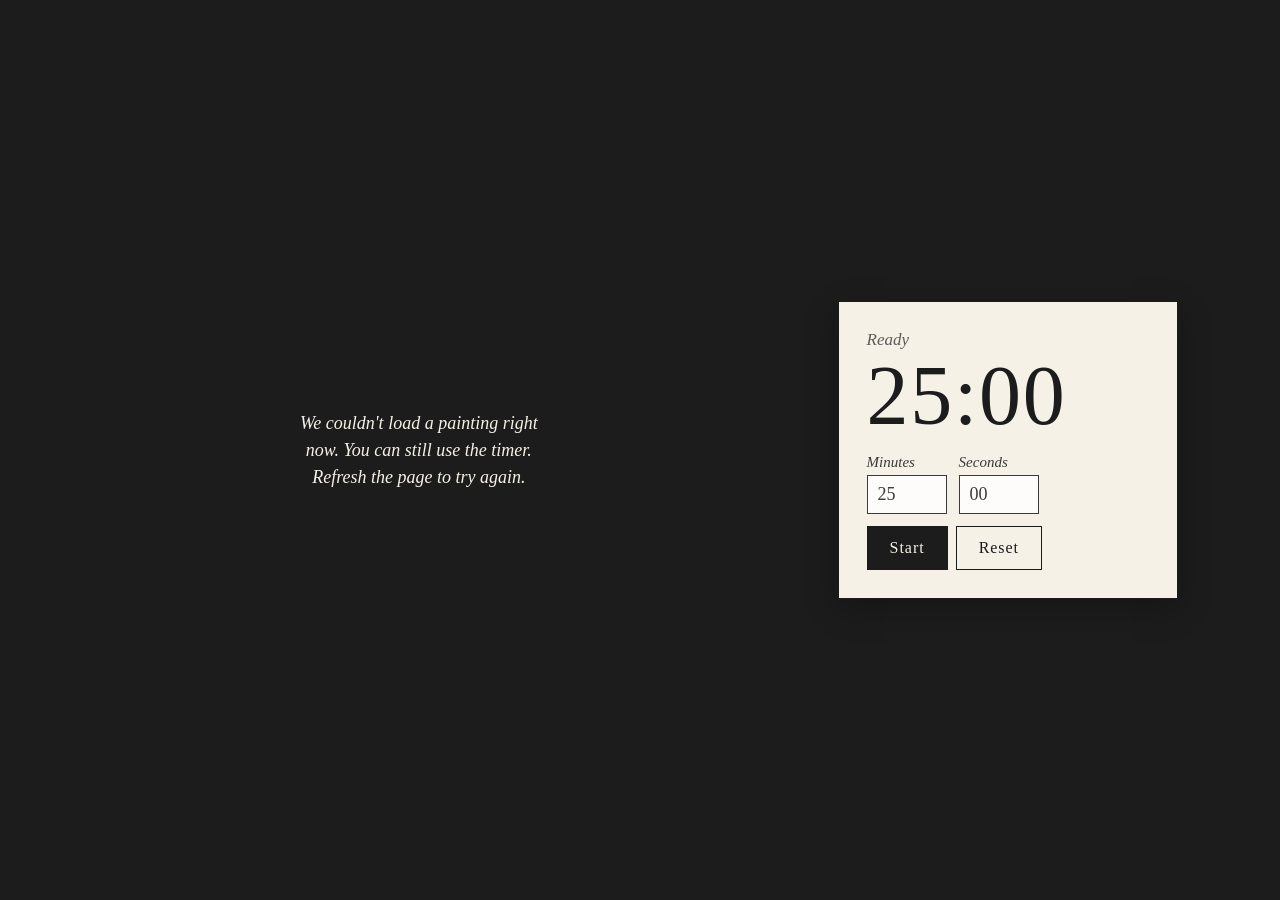
<file: index.html>
<!DOCTYPE html>
<html lang="en">
<head>
  <meta charset="UTF-8">
  <meta name="viewport" content="width=device-width, initial-scale=1.0">
  <title>Pomodoro Art</title>
  <link rel="stylesheet" href="style.css">
</head>
<body>
  <main class="screen">
    <div class="art">
      <p class="art-status" role="status">Loading painting&hellip;</p>
      <div class="art-frame">
        <img class="art-img" alt="A painting from the Met Museum" hidden>
      </div>
    </div>
    <section class="panel">
      <p class="label">Ready</p>
      <p class="time">25:00</p>
      <div class="setter">
        <label>Minutes
          <input class="mins" type="text" inputmode="numeric" maxlength="3" value="25" autocomplete="off">
        </label>
        <label>Seconds
          <input class="secs" type="text" inputmode="numeric" maxlength="2" value="00" autocomplete="off">
        </label>
      </div>
      <p class="message" role="alert" hidden></p>
      <div class="buttons">
        <button class="btn main" type="button">Start</button>
        <button class="btn reset" type="button">Reset</button>
        <button class="btn main restart" type="button" hidden>Restart session</button>
      </div>
      <div class="details" hidden>
        <p class="name"></p>
        <p class="artist"></p>
        <p class="year"></p>
        <p><a class="link" target="_blank" rel="noopener">Read about this painting &rarr;</a></p>
      </div>
    </section>
  </main>
  <dialog class="popup" aria-labelledby="popup-title">
    <form method="dialog">
      <p class="popup-title" id="popup-title">That time doesn't work</p>
      <p class="popup-text"></p>
      <button class="btn main" type="submit">OK</button>
    </form>
  </dialog>
  <script src="script.js"></script>
</body>
</html>
</file>
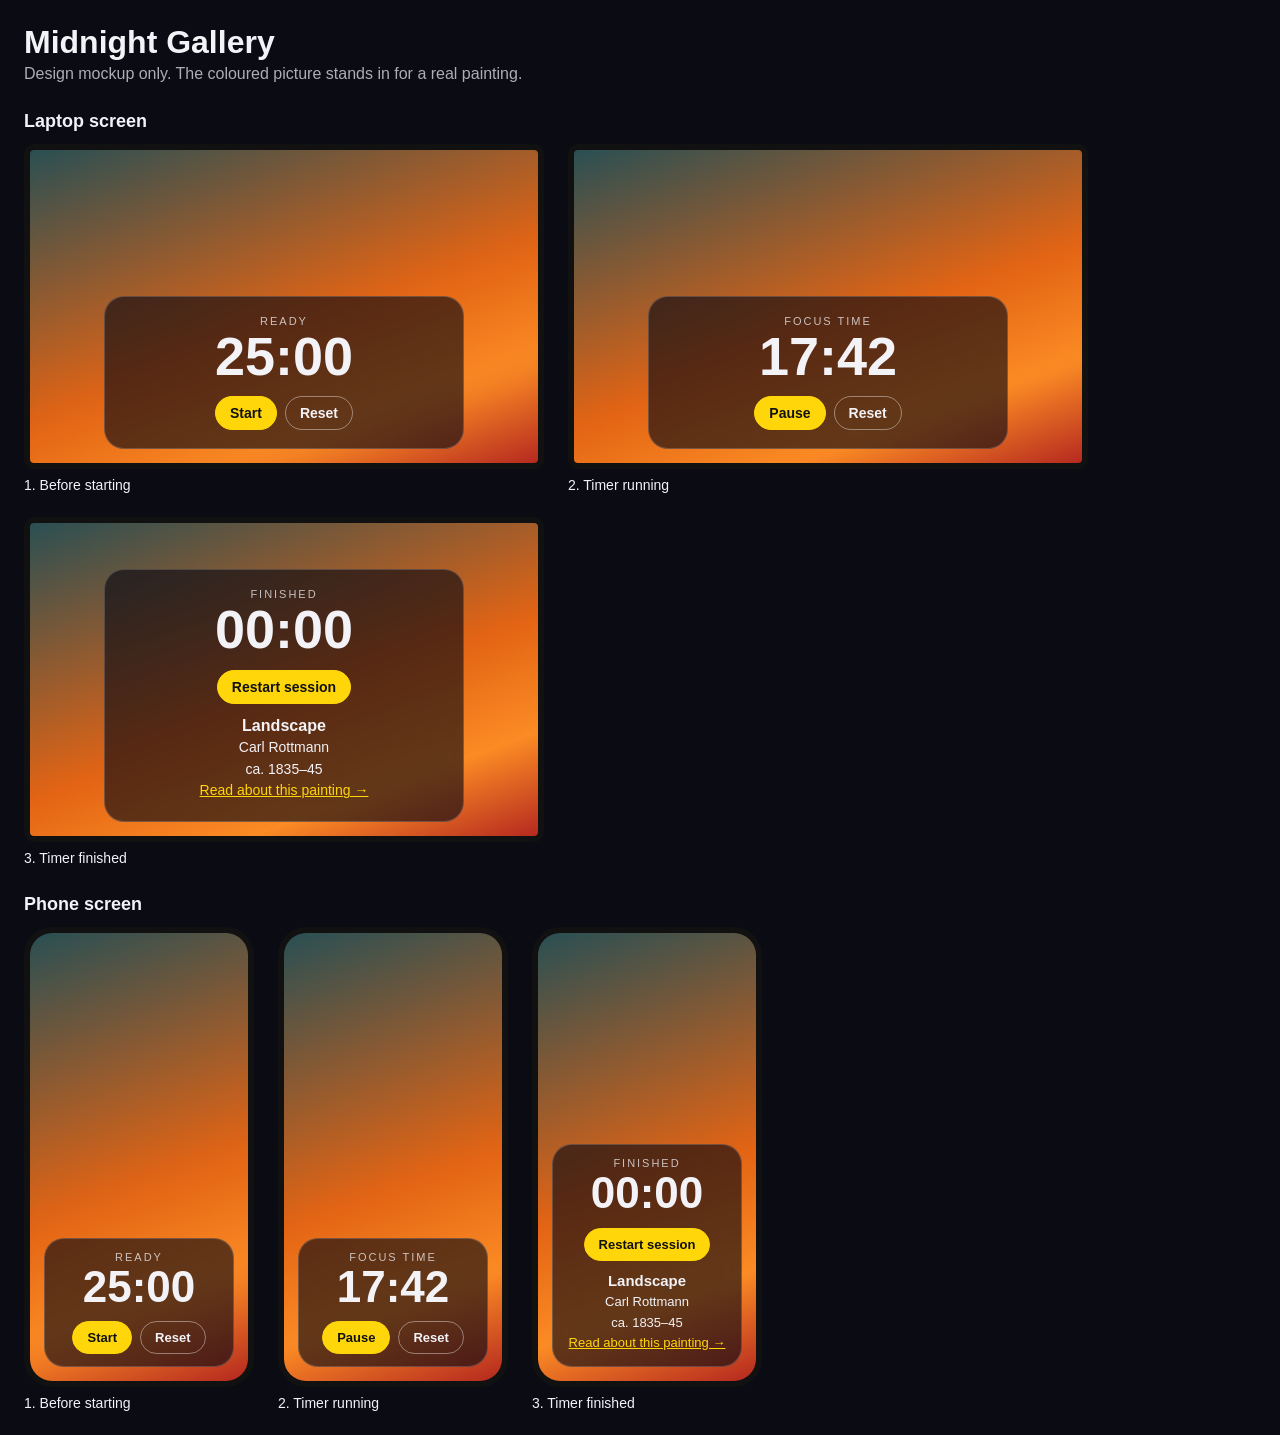
<file: mockups/1-midnight-gallery.html>
<!DOCTYPE html>
<html lang="en">
<head>
  <meta charset="UTF-8">
  <meta name="viewport" content="width=device-width, initial-scale=1.0">
  <title>Midnight Gallery – mockup</title>
  <style>

* { box-sizing: border-box; }
body { margin: 0; padding: 24px; }
h1 { margin: 0 0 4px; } h2 { margin: 28px 0 12px; font-size: 18px; }
.note { margin: 0; opacity: .7; }
.row { display: flex; flex-wrap: wrap; gap: 24px; align-items: flex-start; }
figure { margin: 0; } figcaption { margin-top: 8px; font-size: 14px; }
.device { position: relative; overflow: hidden; border: 6px solid #111; }
.laptop { width: 520px; height: 325px; border-radius: 10px; --time: 54px; --pad: 18px; --fs: 14px; }
.phone { width: 230px; height: 460px; border-radius: 28px; --time: 44px; --pad: 14px; --fs: 13px; }
.screen { position: absolute; inset: 0; overflow: hidden; font-size: var(--fs); }
.art { position: absolute; inset: -30px; }
.before .art, .running .art { filter: blur(14px); }
.running .art { filter: blur(6px); }
.panel { position: absolute; padding: var(--pad); }
.panel p { margin: 0; }
.time { font-size: var(--time); font-variant-numeric: tabular-nums; line-height: 1.1; }
.buttons { display: flex; gap: 8px; flex-wrap: wrap; margin-top: 10px; }
.btn { display: inline-block; padding: 8px 14px; }
.details { margin-top: 10px; line-height: 1.4; }

body { background: #0b0b14; color: #f2f2f7; font-family: Helvetica, Arial, sans-serif; }
.art { background: linear-gradient(160deg, #0f4c5c 0%, #e36414 55%, #fb8b24 75%, #9a031e 100%); }
.finished .art { filter: none; }
.panel { left: 50%; bottom: 14px; transform: translateX(-50%); width: calc(100% - 28px); max-width: 360px; text-align: center; background: rgba(8,8,18,.62); backdrop-filter: blur(10px); border-radius: 20px; border: 1px solid rgba(255,255,255,.18); }
.label { text-transform: uppercase; letter-spacing: .18em; font-size: 11px; opacity: .75; }
.time { font-weight: 700; }
.buttons { justify-content: center; }
.btn { border-radius: 999px; border: 1px solid rgba(255,255,255,.4); font-weight: 600; }
.btn.main { background: #ffd60a; color: #111; border-color: #ffd60a; }
.details p { margin: 2px 0; } .details .name { font-weight: 700; font-size: 1.15em; }
.link { color: #ffd60a; text-decoration: underline; }
.phone .panel { padding: 12px; }
  </style>
</head>
<body>
  <h1>Midnight Gallery</h1>
  <p class="note">Design mockup only. The coloured picture stands in for a real painting.</p>
  <h2>Laptop screen</h2>
  <div class="row">
      <figure>
        <div class="device laptop"><div class="screen before">
          <div class="art"></div>
          <div class="panel">
            <p class="label">Ready</p>
            <p class="time">25:00</p>
            <div class="buttons"><span class="btn main">Start</span><span class="btn">Reset</span></div>

          </div>
        </div></div>
        <figcaption>1. Before starting</figcaption>
      </figure>
      <figure>
        <div class="device laptop"><div class="screen running">
          <div class="art"></div>
          <div class="panel">
            <p class="label">Focus time</p>
            <p class="time">17:42</p>
            <div class="buttons"><span class="btn main">Pause</span><span class="btn">Reset</span></div>

          </div>
        </div></div>
        <figcaption>2. Timer running</figcaption>
      </figure>
      <figure>
        <div class="device laptop"><div class="screen finished">
          <div class="art"></div>
          <div class="panel">
            <p class="label">Finished</p>
            <p class="time">00:00</p>
            <div class="buttons"><span class="btn main">Restart session</span></div>
            <div class="details"><p class="name">Landscape</p><p>Carl Rottmann</p><p>ca. 1835–45</p><p class="link">Read about this painting &rarr;</p></div>
          </div>
        </div></div>
        <figcaption>3. Timer finished</figcaption>
      </figure>
  </div>
  <h2>Phone screen</h2>
  <div class="row">
      <figure>
        <div class="device phone"><div class="screen before">
          <div class="art"></div>
          <div class="panel">
            <p class="label">Ready</p>
            <p class="time">25:00</p>
            <div class="buttons"><span class="btn main">Start</span><span class="btn">Reset</span></div>

          </div>
        </div></div>
        <figcaption>1. Before starting</figcaption>
      </figure>
      <figure>
        <div class="device phone"><div class="screen running">
          <div class="art"></div>
          <div class="panel">
            <p class="label">Focus time</p>
            <p class="time">17:42</p>
            <div class="buttons"><span class="btn main">Pause</span><span class="btn">Reset</span></div>

          </div>
        </div></div>
        <figcaption>2. Timer running</figcaption>
      </figure>
      <figure>
        <div class="device phone"><div class="screen finished">
          <div class="art"></div>
          <div class="panel">
            <p class="label">Finished</p>
            <p class="time">00:00</p>
            <div class="buttons"><span class="btn main">Restart session</span></div>
            <div class="details"><p class="name">Landscape</p><p>Carl Rottmann</p><p>ca. 1835–45</p><p class="link">Read about this painting &rarr;</p></div>
          </div>
        </div></div>
        <figcaption>3. Timer finished</figcaption>
      </figure>
  </div>
</body>
</html>
</file>
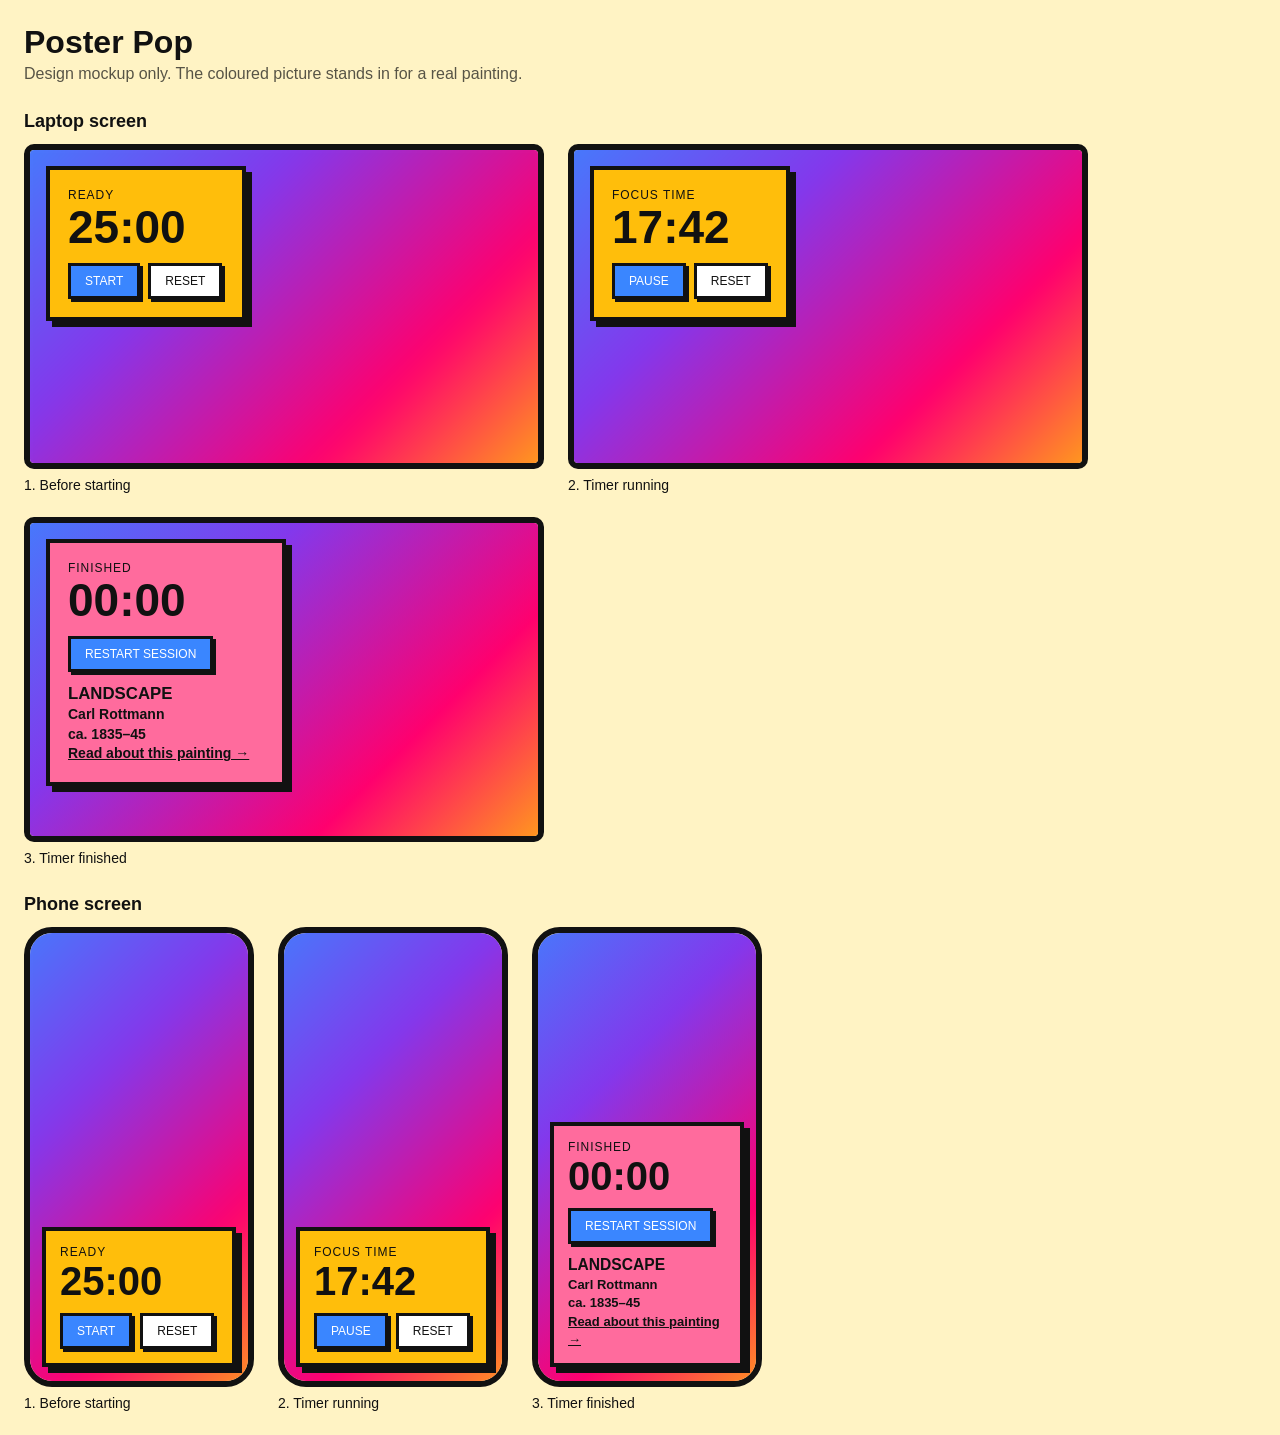
<file: mockups/2-poster-pop.html>
<!DOCTYPE html>
<html lang="en">
<head>
  <meta charset="UTF-8">
  <meta name="viewport" content="width=device-width, initial-scale=1.0">
  <title>Poster Pop – mockup</title>
  <style>

* { box-sizing: border-box; }
body { margin: 0; padding: 24px; }
h1 { margin: 0 0 4px; } h2 { margin: 28px 0 12px; font-size: 18px; }
.note { margin: 0; opacity: .7; }
.row { display: flex; flex-wrap: wrap; gap: 24px; align-items: flex-start; }
figure { margin: 0; } figcaption { margin-top: 8px; font-size: 14px; }
.device { position: relative; overflow: hidden; border: 6px solid #111; }
.laptop { width: 520px; height: 325px; border-radius: 10px; --time: 54px; --pad: 18px; --fs: 14px; }
.phone { width: 230px; height: 460px; border-radius: 28px; --time: 44px; --pad: 14px; --fs: 13px; }
.screen { position: absolute; inset: 0; overflow: hidden; font-size: var(--fs); }
.art { position: absolute; inset: -30px; }
.before .art, .running .art { filter: blur(14px); }
.running .art { filter: blur(6px); }
.panel { position: absolute; padding: var(--pad); }
.panel p { margin: 0; }
.time { font-size: var(--time); font-variant-numeric: tabular-nums; line-height: 1.1; }
.buttons { display: flex; gap: 8px; flex-wrap: wrap; margin-top: 10px; }
.btn { display: inline-block; padding: 8px 14px; }
.details { margin-top: 10px; line-height: 1.4; }

body { background: #fff3c4; color: #111; font-family: 'Arial Black', Impact, Helvetica, sans-serif; }
.art { background: linear-gradient(135deg, #3a86ff 0%, #8338ec 35%, #ff006e 70%, #ffbe0b 100%); }
.finished .art { filter: none; }
.panel { background: #ffbe0b; border: 4px solid #111; box-shadow: 6px 6px 0 #111; text-transform: uppercase; }
.laptop .panel { left: 16px; top: 16px; width: 200px; }
.phone .panel { left: 12px; right: 12px; bottom: 14px; }
.finished .panel { background: #ff6b9d; }
.label { font-size: 12px; letter-spacing: .08em; }
.time { font-weight: 900; }
.laptop .time { font-size: 46px; } .phone .time { font-size: 40px; }
.btn { background: #fff; border: 3px solid #111; box-shadow: 3px 3px 0 #111; font-size: 12px; }
.btn.main { background: #3a86ff; color: #fff; }
.details { font-family: Helvetica, Arial, sans-serif; text-transform: none; font-weight: 700; }
.details .name { font-size: 1.2em; text-transform: uppercase; } .link { text-decoration: underline; }
.laptop .finished .panel { width: 240px; }
  </style>
</head>
<body>
  <h1>Poster Pop</h1>
  <p class="note">Design mockup only. The coloured picture stands in for a real painting.</p>
  <h2>Laptop screen</h2>
  <div class="row">
      <figure>
        <div class="device laptop"><div class="screen before">
          <div class="art"></div>
          <div class="panel">
            <p class="label">Ready</p>
            <p class="time">25:00</p>
            <div class="buttons"><span class="btn main">Start</span><span class="btn">Reset</span></div>

          </div>
        </div></div>
        <figcaption>1. Before starting</figcaption>
      </figure>
      <figure>
        <div class="device laptop"><div class="screen running">
          <div class="art"></div>
          <div class="panel">
            <p class="label">Focus time</p>
            <p class="time">17:42</p>
            <div class="buttons"><span class="btn main">Pause</span><span class="btn">Reset</span></div>

          </div>
        </div></div>
        <figcaption>2. Timer running</figcaption>
      </figure>
      <figure>
        <div class="device laptop"><div class="screen finished">
          <div class="art"></div>
          <div class="panel">
            <p class="label">Finished</p>
            <p class="time">00:00</p>
            <div class="buttons"><span class="btn main">Restart session</span></div>
            <div class="details"><p class="name">Landscape</p><p>Carl Rottmann</p><p>ca. 1835–45</p><p class="link">Read about this painting &rarr;</p></div>
          </div>
        </div></div>
        <figcaption>3. Timer finished</figcaption>
      </figure>
  </div>
  <h2>Phone screen</h2>
  <div class="row">
      <figure>
        <div class="device phone"><div class="screen before">
          <div class="art"></div>
          <div class="panel">
            <p class="label">Ready</p>
            <p class="time">25:00</p>
            <div class="buttons"><span class="btn main">Start</span><span class="btn">Reset</span></div>

          </div>
        </div></div>
        <figcaption>1. Before starting</figcaption>
      </figure>
      <figure>
        <div class="device phone"><div class="screen running">
          <div class="art"></div>
          <div class="panel">
            <p class="label">Focus time</p>
            <p class="time">17:42</p>
            <div class="buttons"><span class="btn main">Pause</span><span class="btn">Reset</span></div>

          </div>
        </div></div>
        <figcaption>2. Timer running</figcaption>
      </figure>
      <figure>
        <div class="device phone"><div class="screen finished">
          <div class="art"></div>
          <div class="panel">
            <p class="label">Finished</p>
            <p class="time">00:00</p>
            <div class="buttons"><span class="btn main">Restart session</span></div>
            <div class="details"><p class="name">Landscape</p><p>Carl Rottmann</p><p>ca. 1835–45</p><p class="link">Read about this painting &rarr;</p></div>
          </div>
        </div></div>
        <figcaption>3. Timer finished</figcaption>
      </figure>
  </div>
</body>
</html>
</file>
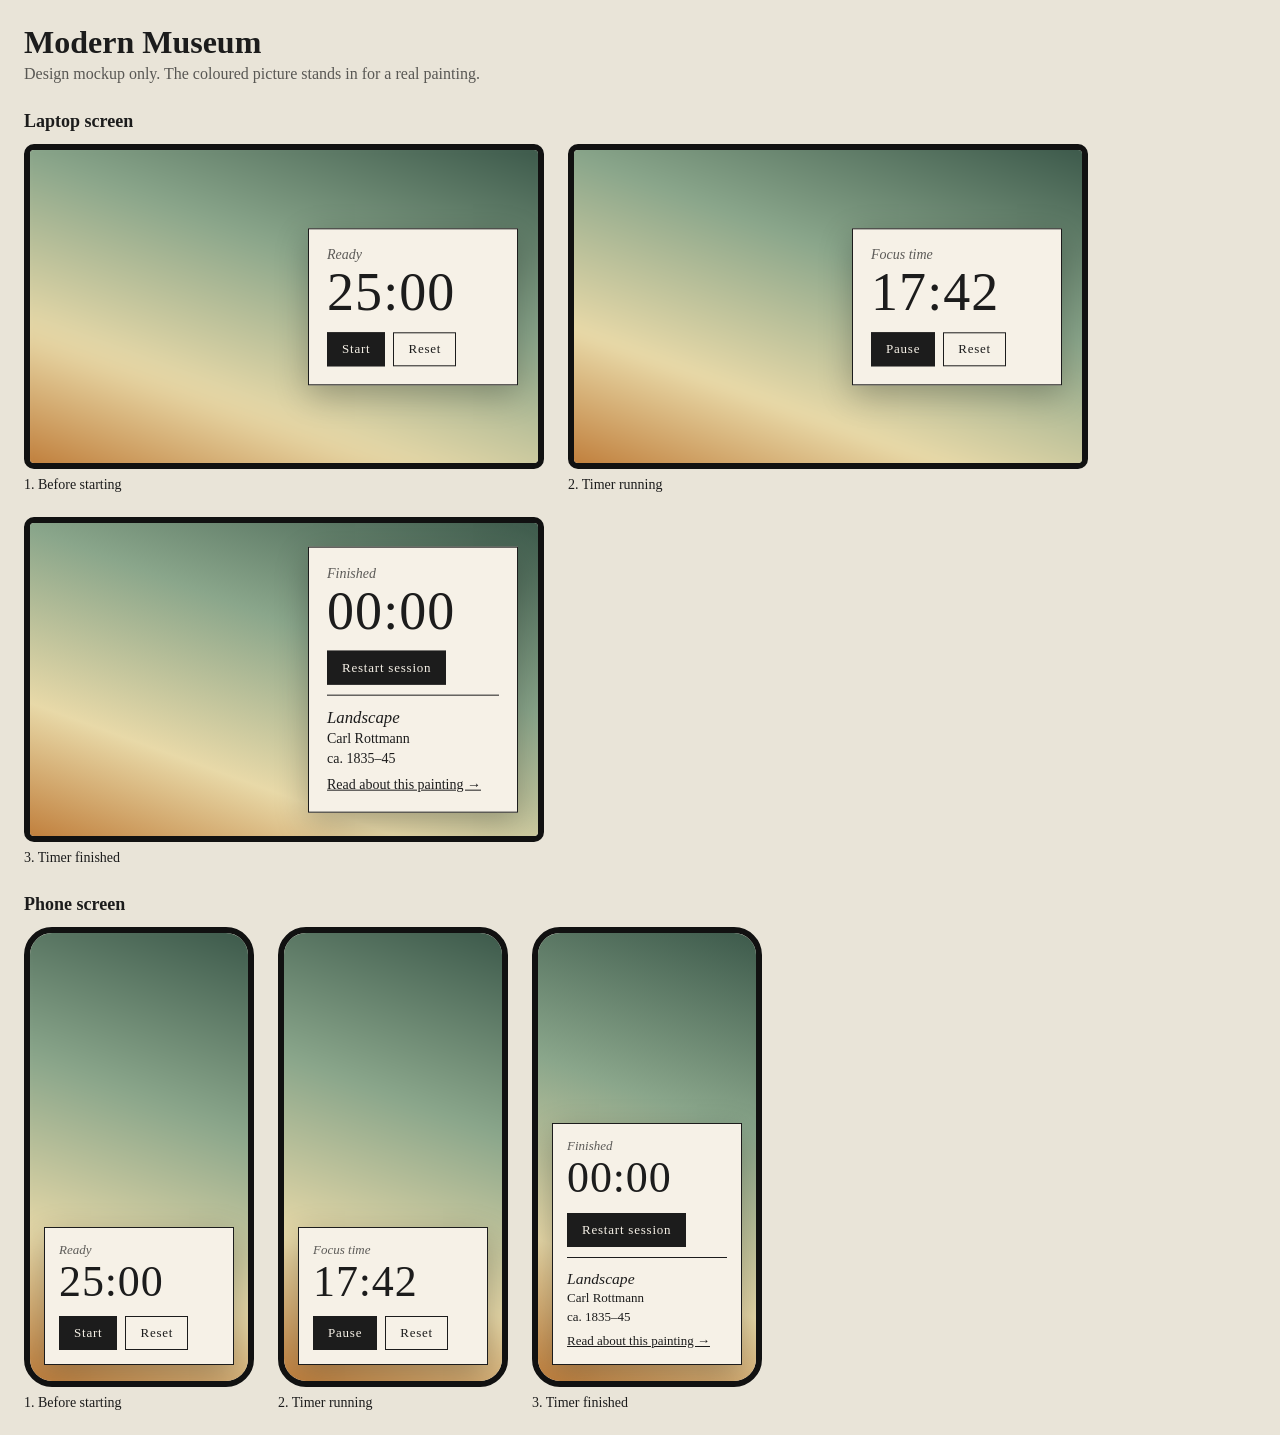
<file: mockups/3-modern-museum.html>
<!DOCTYPE html>
<html lang="en">
<head>
  <meta charset="UTF-8">
  <meta name="viewport" content="width=device-width, initial-scale=1.0">
  <title>Modern Museum – mockup</title>
  <style>

* { box-sizing: border-box; }
body { margin: 0; padding: 24px; }
h1 { margin: 0 0 4px; } h2 { margin: 28px 0 12px; font-size: 18px; }
.note { margin: 0; opacity: .7; }
.row { display: flex; flex-wrap: wrap; gap: 24px; align-items: flex-start; }
figure { margin: 0; } figcaption { margin-top: 8px; font-size: 14px; }
.device { position: relative; overflow: hidden; border: 6px solid #111; }
.laptop { width: 520px; height: 325px; border-radius: 10px; --time: 54px; --pad: 18px; --fs: 14px; }
.phone { width: 230px; height: 460px; border-radius: 28px; --time: 44px; --pad: 14px; --fs: 13px; }
.screen { position: absolute; inset: 0; overflow: hidden; font-size: var(--fs); }
.art { position: absolute; inset: -30px; }
.before .art, .running .art { filter: blur(14px); }
.running .art { filter: blur(6px); }
.panel { position: absolute; padding: var(--pad); }
.panel p { margin: 0; }
.time { font-size: var(--time); font-variant-numeric: tabular-nums; line-height: 1.1; }
.buttons { display: flex; gap: 8px; flex-wrap: wrap; margin-top: 10px; }
.btn { display: inline-block; padding: 8px 14px; }
.details { margin-top: 10px; line-height: 1.4; }

body { background: #e9e4d8; color: #1c1c1c; font-family: Georgia, 'Times New Roman', serif; }
.art { background: linear-gradient(200deg, #2d4a3e 0%, #8aa68b 40%, #e8d9a8 70%, #b5651d 100%); }
.finished .art { filter: none; }
.panel { background: #f6f1e7; border: 1px solid #1c1c1c; border-radius: 0; box-shadow: 0 10px 30px rgba(0,0,0,.25); }
.laptop .panel { right: 20px; top: 50%; transform: translateY(-50%); width: 210px; }
.phone .panel { left: 14px; right: 14px; bottom: 16px; }
.label { font-style: italic; opacity: .7; }
.time { font-weight: 400; letter-spacing: .02em; }
.btn { border: 1px solid #1c1c1c; border-radius: 0; font-size: 13px; letter-spacing: .06em; }
.btn.main { background: #1c1c1c; color: #f6f1e7; }
.details { border-top: 1px solid #1c1c1c; padding-top: 10px; }
.details .name { font-style: italic; font-size: 1.2em; } .link { text-decoration: underline; margin-top: 6px !important; }
  </style>
</head>
<body>
  <h1>Modern Museum</h1>
  <p class="note">Design mockup only. The coloured picture stands in for a real painting.</p>
  <h2>Laptop screen</h2>
  <div class="row">
      <figure>
        <div class="device laptop"><div class="screen before">
          <div class="art"></div>
          <div class="panel">
            <p class="label">Ready</p>
            <p class="time">25:00</p>
            <div class="buttons"><span class="btn main">Start</span><span class="btn">Reset</span></div>

          </div>
        </div></div>
        <figcaption>1. Before starting</figcaption>
      </figure>
      <figure>
        <div class="device laptop"><div class="screen running">
          <div class="art"></div>
          <div class="panel">
            <p class="label">Focus time</p>
            <p class="time">17:42</p>
            <div class="buttons"><span class="btn main">Pause</span><span class="btn">Reset</span></div>

          </div>
        </div></div>
        <figcaption>2. Timer running</figcaption>
      </figure>
      <figure>
        <div class="device laptop"><div class="screen finished">
          <div class="art"></div>
          <div class="panel">
            <p class="label">Finished</p>
            <p class="time">00:00</p>
            <div class="buttons"><span class="btn main">Restart session</span></div>
            <div class="details"><p class="name">Landscape</p><p>Carl Rottmann</p><p>ca. 1835–45</p><p class="link">Read about this painting &rarr;</p></div>
          </div>
        </div></div>
        <figcaption>3. Timer finished</figcaption>
      </figure>
  </div>
  <h2>Phone screen</h2>
  <div class="row">
      <figure>
        <div class="device phone"><div class="screen before">
          <div class="art"></div>
          <div class="panel">
            <p class="label">Ready</p>
            <p class="time">25:00</p>
            <div class="buttons"><span class="btn main">Start</span><span class="btn">Reset</span></div>

          </div>
        </div></div>
        <figcaption>1. Before starting</figcaption>
      </figure>
      <figure>
        <div class="device phone"><div class="screen running">
          <div class="art"></div>
          <div class="panel">
            <p class="label">Focus time</p>
            <p class="time">17:42</p>
            <div class="buttons"><span class="btn main">Pause</span><span class="btn">Reset</span></div>

          </div>
        </div></div>
        <figcaption>2. Timer running</figcaption>
      </figure>
      <figure>
        <div class="device phone"><div class="screen finished">
          <div class="art"></div>
          <div class="panel">
            <p class="label">Finished</p>
            <p class="time">00:00</p>
            <div class="buttons"><span class="btn main">Restart session</span></div>
            <div class="details"><p class="name">Landscape</p><p>Carl Rottmann</p><p>ca. 1835–45</p><p class="link">Read about this painting &rarr;</p></div>
          </div>
        </div></div>
        <figcaption>3. Timer finished</figcaption>
      </figure>
  </div>
</body>
</html>
</file>
<file: style.css>
* { box-sizing: border-box; }

body {
  margin: 0;
  font-family: Georgia, 'Times New Roman', serif;
  color: #1c1c1c;
}

.screen {
  display: flex;
  flex-direction: column;
  height: 100vh;
  height: 100dvh;
  overflow: hidden;
  background: #1c1c1c;
}

[hidden] { display: none !important; }

/* The painting: fits whole inside this space, never stretched or cut off */
.art {
  flex: 1;
  min-height: 0;
  min-width: 0;
  display: flex;
  align-items: center;
  justify-content: center;
  padding: 16px;
  container-type: size; /* lets the painting measure the space it may fill */
}

/* Messages in the artwork area: "Loading painting..." and "couldn't load" */
.art-status {
  margin: 0;
  max-width: 30ch;
  text-align: center;
  font-style: italic;
  font-size: 18px;
  line-height: 1.5;
  color: #f6f1e7;
}

/* The frame is exactly as big as the painting; the blur is clipped to it */
.art-frame {
  --blur: 40px; /* strong until the script sets the real amount */
  position: relative;
  overflow: hidden;
}

.art-frame::after {
  content: '';
  position: absolute;
  inset: 0;
  -webkit-backdrop-filter: blur(var(--blur));
  backdrop-filter: blur(var(--blur));
  pointer-events: none;
}

.art-img {
  display: block;
  max-width: 100cqw;
  max-height: 100cqh;
  width: auto;
  height: auto;
  object-fit: contain;
}

.panel {
  flex: none;
  margin: 0 14px 16px;
  max-height: 60vh;
  max-height: 60dvh;
  overflow-y: auto;
  padding: 18px;
  background: #f6f1e7;
  border: 1px solid #1c1c1c;
  box-shadow: 0 10px 30px rgba(0, 0, 0, 0.25);
}

.panel p { margin: 0; }

.label {
  font-style: italic;
  opacity: 0.7;
  font-size: 15px;
}

.time {
  font-size: 56px;
  font-weight: 400;
  letter-spacing: 0.02em;
  line-height: 1.1;
  font-variant-numeric: tabular-nums;
}

.buttons {
  display: flex;
  gap: 8px;
  flex-wrap: wrap;
  margin-top: 12px;
}

.btn {
  padding: 10px 18px;
  font-family: inherit;
  font-size: 15px;
  letter-spacing: 0.06em;
  color: #1c1c1c;
  background: transparent;
  border: 1px solid #1c1c1c;
  border-radius: 0;
  cursor: pointer;
}

.btn.main {
  background: #1c1c1c;
  color: #f6f1e7;
}

/* Length boxes (only shown before starting) */
.setter {
  display: flex;
  gap: 12px;
  margin-top: 12px;
}

.setter label {
  font-style: italic;
  font-size: 15px;
  opacity: 0.85;
}

.setter input {
  display: block;
  width: 80px;
  margin-top: 4px;
  padding: 8px 10px;
  font-family: inherit;
  font-size: 18px;
  font-style: normal;
  color: #1c1c1c;
  background: #fff;
  border: 1px solid #1c1c1c;
  border-radius: 0;
}

.setter input:focus-visible {
  outline: 2px solid #1c1c1c;
  outline-offset: 2px;
}

.message {
  margin-top: 10px !important;
  font-style: italic;
  font-size: 15px;
  color: #8a2b1d;
}

/* Pop-up for a time that is not allowed */
.popup {
  width: min(340px, calc(100vw - 32px));
  padding: 24px;
  font-family: inherit;
  color: #1c1c1c;
  background: #f6f1e7;
  border: 1px solid #1c1c1c;
  border-radius: 0;
  box-shadow: 0 10px 30px rgba(0, 0, 0, 0.35);
}

.popup::backdrop {
  background: rgba(0, 0, 0, 0.45);
}

.popup p { margin: 0; }

.popup-title {
  font-style: italic;
  font-size: 22px;
}

.popup-text {
  margin: 10px 0 18px !important;
  font-size: 16px;
  line-height: 1.4;
}

/* Finished: details appear */
.details {
  margin-top: 14px;
  padding-top: 12px;
  border-top: 1px solid #1c1c1c;
  line-height: 1.4;
  font-size: 15px;
  overflow-wrap: anywhere; /* long names fit on a phone */
}

.details .name {
  font-style: italic;
  font-size: 1.2em;
}

.details .link {
  display: inline-block;
  margin-top: 6px;
  color: #1c1c1c;
  text-decoration: underline;
}

/* Laptop-sized screens: panel floats on the right, centred up and down */
@media (min-width: 700px) {
  .screen { flex-direction: row; }
  .art { padding: 32px; }
  .panel {
    align-self: center;
    margin: 0 8% 0 0;
    width: 340px;
    max-height: 90vh;
    max-height: 90dvh;
    padding: 28px;
  }
  .label { font-size: 17px; }
  .time { font-size: 84px; }
  .btn { padding: 12px 22px; font-size: 16px; }
  .details { font-size: 17px; }
}
</file>
